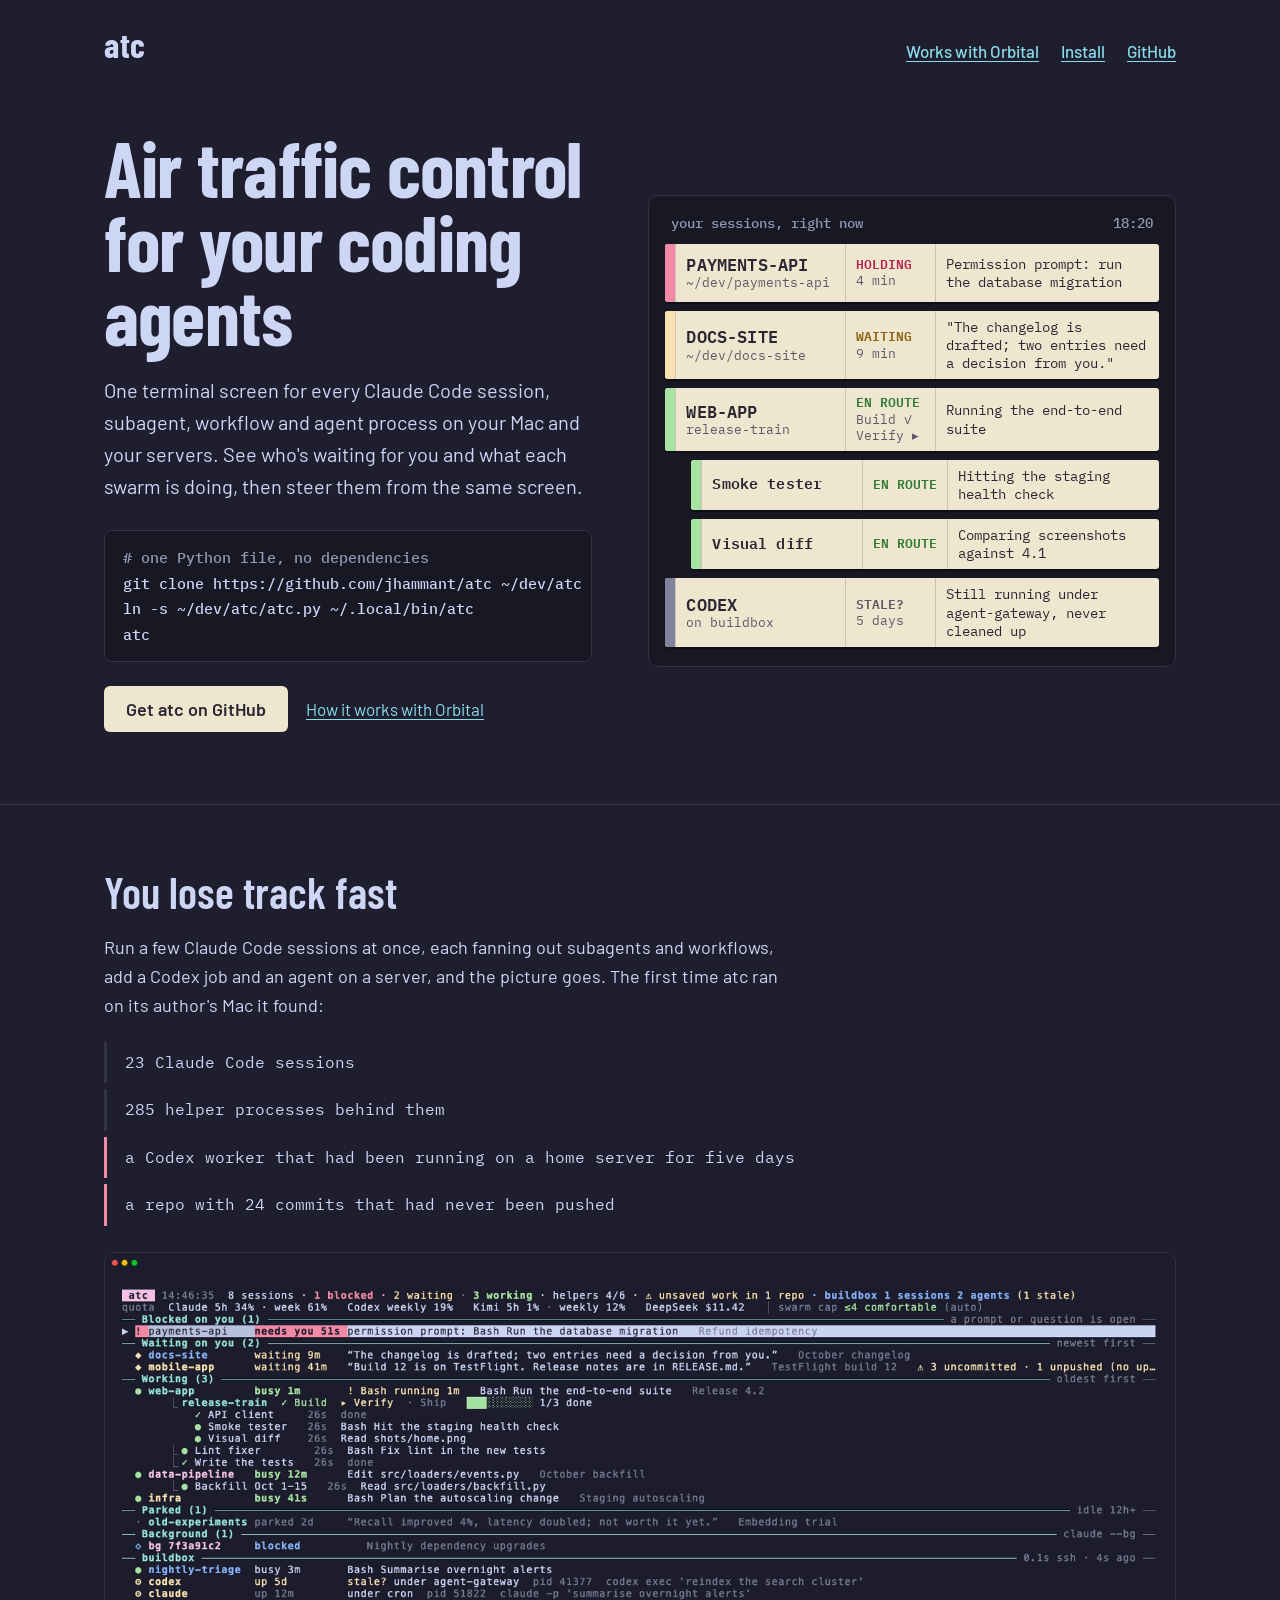
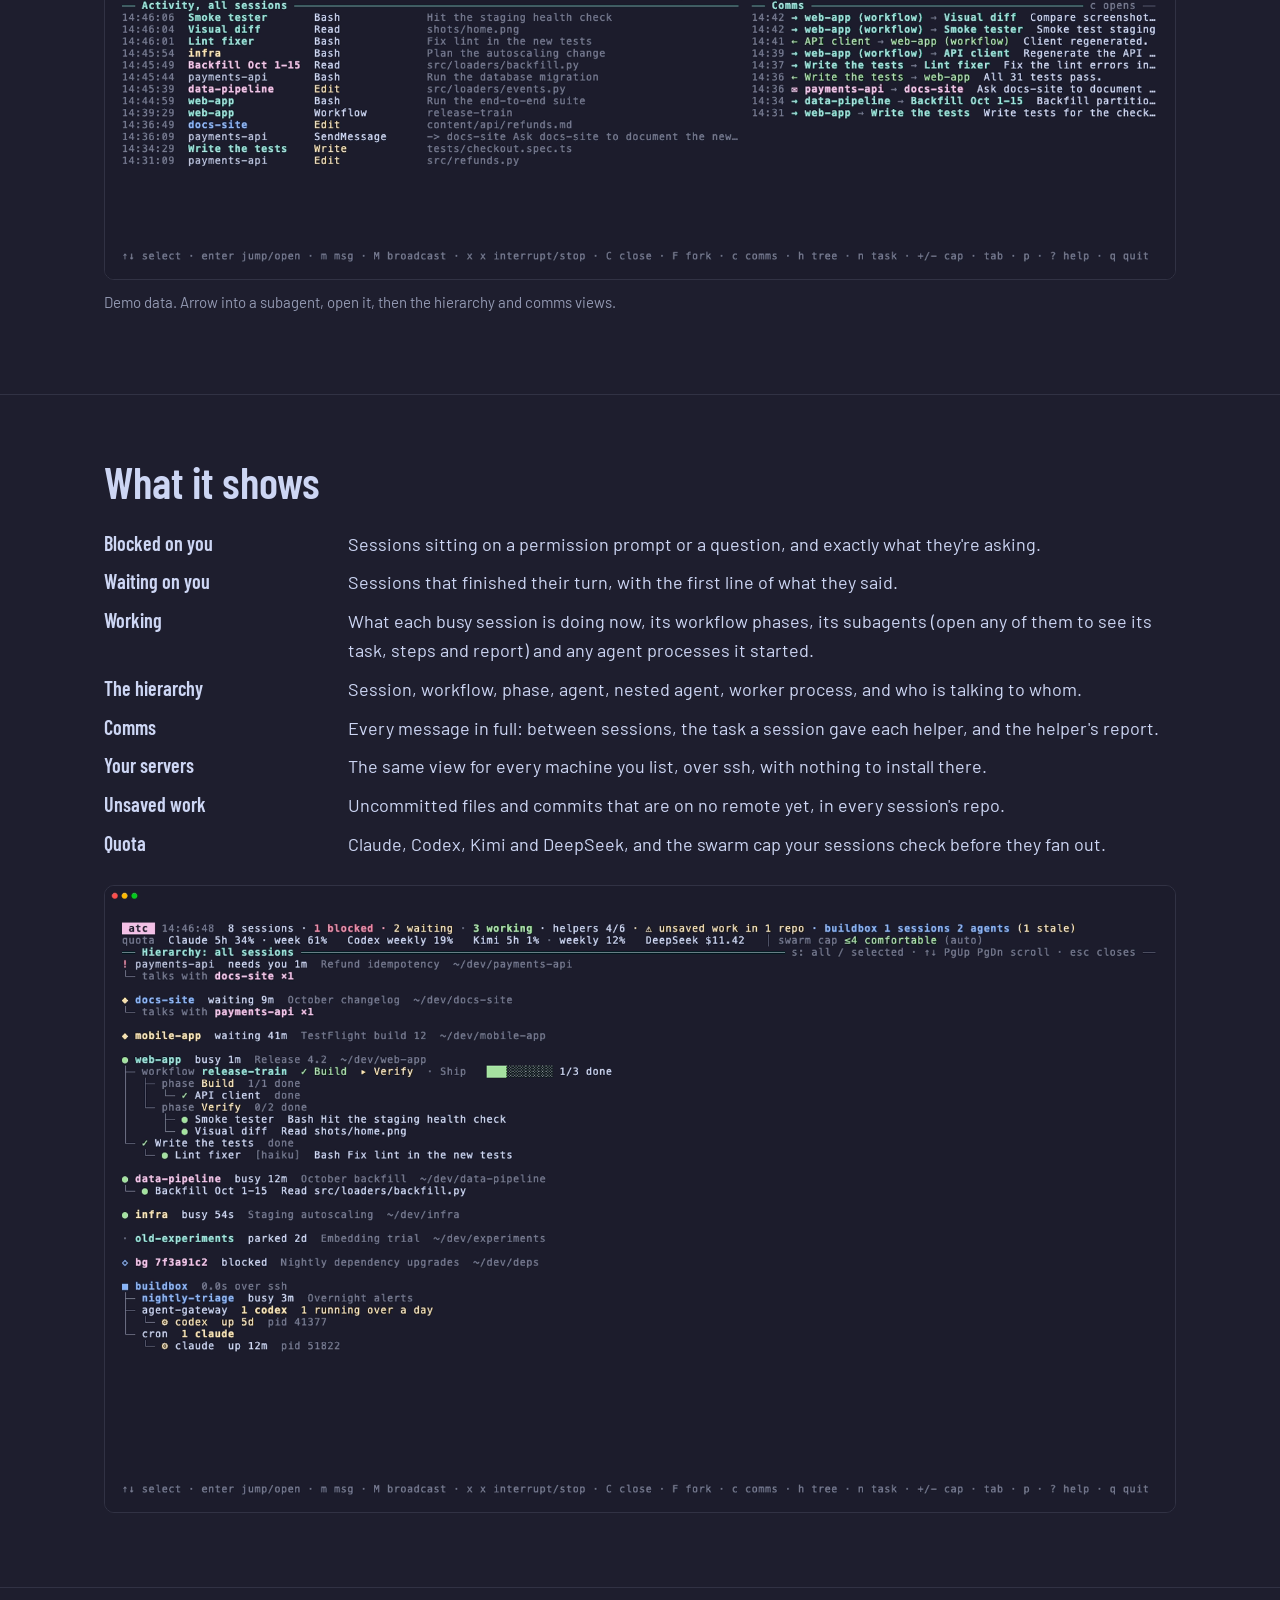
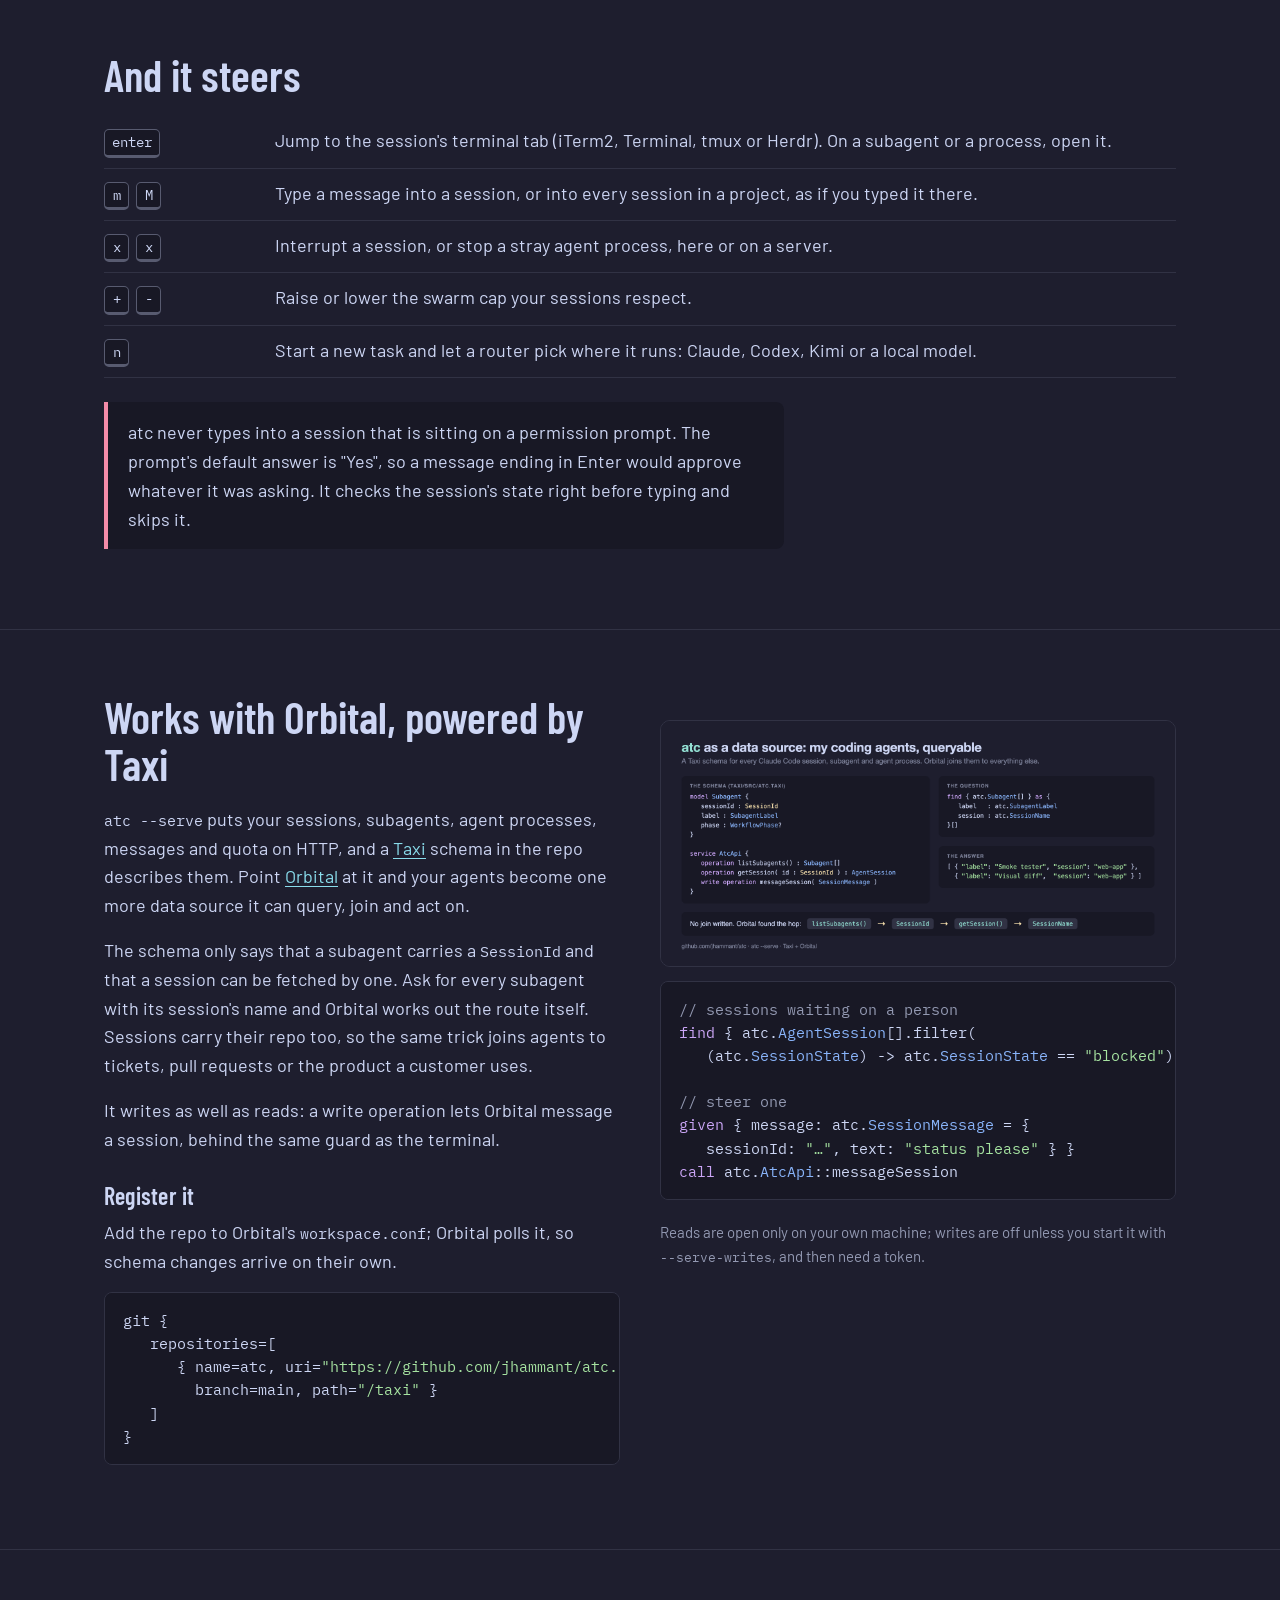
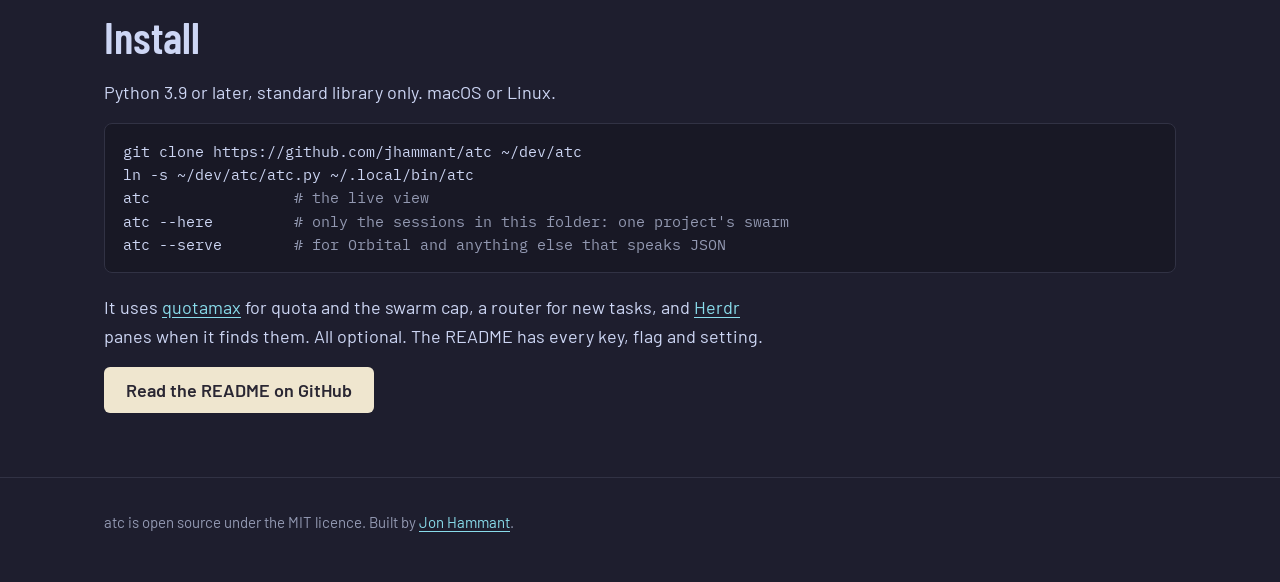
<file: docs/index.html>
<!doctype html>
<html lang="en">
<head>
<meta charset="utf-8">
<meta name="viewport" content="width=device-width, initial-scale=1">
<title>atc: air traffic control for your coding agents</title>
<meta name="description" content="One terminal screen for every Claude Code session, subagent, workflow and agent process on your Mac and your servers, with the levers to steer them. Works with Orbital through Taxi.">
<meta property="og:title" content="atc: air traffic control for your coding agents">
<meta property="og:description" content="See every coding agent you're running, who's waiting for you, and what the swarm under each session is doing. Then steer them.">
<meta property="og:image" content="https://jhammant.github.io/atc/atc-main.png">
<meta name="twitter:card" content="summary_large_image">
<link rel="preconnect" href="https://fonts.googleapis.com">
<link rel="preconnect" href="https://fonts.gstatic.com" crossorigin>
<link href="https://fonts.googleapis.com/css2?family=Barlow+Condensed:wght@500;600;700&family=Barlow:wght@400;500;600&family=IBM+Plex+Mono:wght@400;500;600&display=swap" rel="stylesheet">
<style>
  :root {
    --console: #1e1e2e;     /* matches the screenshots */
    --console-deep: #181825;
    --rail: #313244;
    --ink-light: #cdd6f4;
    --ink-dim: #9399b2;
    --paper: #efe6cf;       /* flight strip buff */
    --paper-ink: #2a2733;
    --hold: #f38ba8;        /* blocked: holding */
    --wait: #f9e2af;        /* waiting on you */
    --route: #a6e3a1;       /* working: en route */
    --stand: #7f849c;       /* parked */
    --link: #89dceb;
    --display: "Barlow Condensed", "Arial Narrow", sans-serif;
    --body: "Barlow", system-ui, sans-serif;
    --mono: "IBM Plex Mono", Menlo, monospace;
  }
  * { box-sizing: border-box; }
  html { -webkit-text-size-adjust: 100%; }
  body { margin: 0; background: var(--console); color: var(--ink-light); font: 400 18px/1.6 var(--body); }
  a { color: var(--link); text-underline-offset: 3px; }
  a:focus-visible, .button:focus-visible { outline: 3px solid var(--wait); outline-offset: 3px; border-radius: 4px; }
  code, pre, kbd { font-family: var(--mono); }
  img, video { max-width: 100%; height: auto; display: block; }
  p code, .caption code { font-size: 0.86em; }

  .wrap { max-width: 1120px; margin: 0 auto; padding: 0 24px; }
  .prose { max-width: 68ch; }

  /* masthead */
  .mast { display: flex; justify-content: space-between; align-items: baseline; padding: 28px 0 0; }
  .wordmark { font: 700 34px/1 var(--display); letter-spacing: 0.02em; color: var(--ink-light); text-decoration: none; }
  .mast nav a { font: 500 17px var(--body); margin-left: 22px; }

  /* hero: copy on the left, the strip rack on the right */
  .hero { display: grid; grid-template-columns: minmax(0, 1fr) minmax(0, 1.08fr); gap: 56px; align-items: center; padding: 64px 0 72px; }
  h1 { font: 700 clamp(46px, 6.4vw, 78px)/0.95 var(--display); margin: 0 0 22px; letter-spacing: -0.01em; }
  .lede { font-size: 20px; color: var(--ink-light); margin: 0 0 28px; max-width: 34em; }
  .install { background: var(--console-deep); border: 1px solid var(--rail); border-radius: 8px; padding: 14px 18px; font: 500 15px/1.7 var(--mono); color: var(--ink-light); overflow-x: auto; white-space: pre; margin: 0 0 24px; }
  .install .c { color: var(--ink-dim); }
  .button { display: inline-block; background: var(--paper); color: var(--paper-ink); font: 600 18px var(--body); padding: 12px 22px; border-radius: 6px; text-decoration: none; }
  .button + .quiet { margin-left: 18px; font-size: 17px; }

  /* the flight strip rack */
  .rack { background: var(--console-deep); border: 1px solid var(--rail); border-radius: 10px; padding: 18px 16px 10px; }
  .rack-head { display: flex; justify-content: space-between; font: 500 14px var(--mono); color: var(--ink-dim); padding: 0 6px 12px; }
  .strip { display: grid; grid-template-columns: 10px 1.4fr 0.75fr 1.85fr; align-items: stretch; background: var(--paper); color: var(--paper-ink);
           border-radius: 3px; margin: 0 0 9px; min-height: 58px; box-shadow: 0 2px 0 rgba(0,0,0,0.35); font-family: var(--mono); overflow: hidden; }
  .strip > div { padding: 7px 10px; border-left: 1px solid rgba(42,39,51,0.18); display: flex; flex-direction: column; justify-content: center; }
  .strip .edge { padding: 0; border: 0; }
  .strip .call { font: 600 17px/1.15 var(--mono); letter-spacing: 0.01em; }
  .strip .sub { font-size: 12.5px; color: #5d5868; line-height: 1.3; }
  .strip .state { font: 600 13px/1.2 var(--mono); }
  .strip .doing { font-size: 13.5px; line-height: 1.35; }
  .hold .edge { background: var(--hold); } .wait .edge { background: var(--wait); }
  .route .edge { background: var(--route); } .stand .edge { background: var(--stand); }
  .hold .state { color: #b4234d; } .wait .state { color: #8a6412; } .route .state { color: #2f7a35; } .stand .state { color: #5d5868; }
  .strip.helper { margin-left: 26px; min-height: 44px; }
  .strip.helper .call { font-size: 14.5px; }

  @media (prefers-reduced-motion: no-preference) {
    .strip { animation: slot 520ms cubic-bezier(.2,.7,.2,1) both; }
    .strip:nth-child(2) { animation-delay: 80ms; } .strip:nth-child(3) { animation-delay: 160ms; }
    .strip:nth-child(4) { animation-delay: 240ms; } .strip:nth-child(5) { animation-delay: 320ms; }
    .strip:nth-child(6) { animation-delay: 400ms; } .strip:nth-child(7) { animation-delay: 480ms; }
    @keyframes slot { from { transform: translateX(46px); opacity: 0; } to { transform: none; opacity: 1; } }
  }

  /* sections */
  section { padding: 64px 0; border-top: 1px solid var(--rail); }
  h2 { font: 600 clamp(32px, 4vw, 44px)/1.05 var(--display); margin: 0 0 18px; }
  h3 { font: 600 24px/1.2 var(--display); margin: 28px 0 8px; letter-spacing: 0.01em; }
  p { margin: 0 0 16px; }

  .frame { border: 1px solid var(--rail); border-radius: 10px; overflow: hidden; background: var(--console-deep); margin: 26px 0 10px; }
  .caption { color: var(--ink-dim); font-size: 15px; }

  .found { list-style: none; padding: 0; margin: 22px 0; font-family: var(--mono); font-size: 16px; }
  .found li { padding: 8px 0 8px 18px; border-left: 3px solid var(--rail); margin-bottom: 6px; }
  .found li.bad { border-left-color: var(--hold); }

  .shows { display: grid; grid-template-columns: 12em minmax(0, 1fr); gap: 10px 28px; margin: 24px 0; }
  .shows dt { font: 600 20px/1.35 var(--display); color: var(--ink-light); }
  .shows dd { margin: 0; color: var(--ink-light); }

  .keys { width: 100%; border-collapse: collapse; margin: 18px 0 24px; }
  .keys td { padding: 10px 12px 10px 0; vertical-align: top; border-bottom: 1px solid var(--rail); }
  .keys td:first-child { white-space: nowrap; width: 9.5em; }
  kbd { display: inline-block; min-width: 1.8em; text-align: center; padding: 1px 7px; margin-right: 3px; border: 1px solid #585b70;
        border-bottom-width: 3px; border-radius: 5px; background: var(--console-deep); font-size: 14px; color: var(--ink-light); }
  .guard { background: var(--console-deep); border-left: 4px solid var(--hold); padding: 16px 20px; border-radius: 0 8px 8px 0; max-width: 68ch; }

  .orbital { display: grid; grid-template-columns: minmax(0, 1fr) minmax(0, 1fr); gap: 40px; align-items: start; }
  pre.code { background: var(--console-deep); border: 1px solid var(--rail); border-radius: 8px; padding: 16px 18px; font-size: 14.5px; line-height: 1.6;
             overflow-x: auto; margin: 14px 0 20px; color: var(--ink-light); }
  .code .k { color: #cba6f7; } .code .t { color: #89b4fa; } .code .c { color: var(--ink-dim); } .code .s { color: var(--route); }

  footer { border-top: 1px solid var(--rail); padding: 32px 0 48px; color: var(--ink-dim); font-size: 15px; }

  @media (max-width: 880px) {
    .hero, .orbital { grid-template-columns: minmax(0, 1fr); gap: 36px; }
    .hero { padding-top: 40px; }
    .shows { grid-template-columns: minmax(0, 1fr); gap: 2px; }
    .shows dd { margin-bottom: 14px; }
  }
  @media (max-width: 520px) {
    body { font-size: 17px; }
    .wrap { padding: 0 16px; }
    .mast nav a:not(:last-child) { display: none; }
    .strip { grid-template-columns: 8px 1fr 1.6fr; }
    .strip .state-col { display: none; }
    .strip.helper { margin-left: 14px; }
    .keys td:first-child { width: auto; }
  }
</style>
</head>
<body>
<div class="wrap">
  <header class="mast">
    <a class="wordmark" href="#">atc</a>
    <nav><a href="#orbital">Works with Orbital</a><a href="#install">Install</a><a href="https://github.com/jhammant/atc">GitHub</a></nav>
  </header>

  <div class="hero">
    <div>
      <h1>Air traffic control for your coding agents</h1>
      <p class="lede">One terminal screen for every Claude Code session, subagent, workflow and agent process on your Mac and
        your servers. See who's waiting for you and what each swarm is doing, then steer them from the same screen.</p>
      <pre class="install"><span class="c"># one Python file, no dependencies</span>
git clone https://github.com/jhammant/atc ~/dev/atc
ln -s ~/dev/atc/atc.py ~/.local/bin/atc
atc</pre>
      <a class="button" href="https://github.com/jhammant/atc">Get atc on GitHub</a><a class="quiet" href="#orbital">How it works with Orbital</a>
    </div>

    <div class="rack" role="img" aria-label="Sessions shown as flight strips: payments-api is holding on a permission prompt, docs-site is waiting for a decision, web-app is running a release workflow with two helpers, and a Codex process on a build server has been running for five days.">
      <div class="rack-head"><span>your sessions, right now</span><span>18:20</span></div>
      <div class="strip hold"><div class="edge"></div><div><span class="call">PAYMENTS-API</span><span class="sub">~/dev/payments-api</span></div><div class="state-col"><span class="state">HOLDING</span><span class="sub">4 min</span></div><div><span class="doing">Permission prompt: run the database migration</span></div></div>
      <div class="strip wait"><div class="edge"></div><div><span class="call">DOCS-SITE</span><span class="sub">~/dev/docs-site</span></div><div class="state-col"><span class="state">WAITING</span><span class="sub">9 min</span></div><div><span class="doing">"The changelog is drafted; two entries need a decision from you."</span></div></div>
      <div class="strip route"><div class="edge"></div><div><span class="call">WEB-APP</span><span class="sub">release-train</span></div><div class="state-col"><span class="state">EN ROUTE</span><span class="sub">Build ✓ Verify ▸</span></div><div><span class="doing">Running the end-to-end suite</span></div></div>
      <div class="strip route helper"><div class="edge"></div><div><span class="call">Smoke tester</span></div><div class="state-col"><span class="state">EN ROUTE</span></div><div><span class="doing">Hitting the staging health check</span></div></div>
      <div class="strip route helper"><div class="edge"></div><div><span class="call">Visual diff</span></div><div class="state-col"><span class="state">EN ROUTE</span></div><div><span class="doing">Comparing screenshots against 4.1</span></div></div>
      <div class="strip stand"><div class="edge"></div><div><span class="call">CODEX</span><span class="sub">on buildbox</span></div><div class="state-col"><span class="state">STALE?</span><span class="sub">5 days</span></div><div><span class="doing">Still running under agent-gateway, never cleaned up</span></div></div>
    </div>
  </div>
</div>

<section>
  <div class="wrap">
    <div class="prose">
      <h2>You lose track fast</h2>
      <p>Run a few Claude Code sessions at once, each fanning out subagents and workflows, add a Codex job and an agent on
        a server, and the picture goes. The first time atc ran on its author's Mac it found:</p>
    </div>
    <ul class="found">
      <li>23 Claude Code sessions</li>
      <li>285 helper processes behind them</li>
      <li class="bad">a Codex worker that had been running on a home server for five days</li>
      <li class="bad">a repo with 24 commits that had never been pushed</li>
    </ul>
    <div class="frame"><video src="atc-demo.mp4" poster="atc-main.png" width="1640" height="960" autoplay muted loop playsinline
      aria-label="atc running: blocked, waiting and working sessions; arrowing into a subagent, opening it, then the hierarchy and comms views"></video></div>
    <p class="caption">Demo data. Arrow into a subagent, open it, then the hierarchy and comms views.</p>
  </div>
</section>

<section>
  <div class="wrap">
    <h2>What it shows</h2>
    <dl class="shows">
      <dt>Blocked on you</dt><dd>Sessions sitting on a permission prompt or a question, and exactly what they're asking.</dd>
      <dt>Waiting on you</dt><dd>Sessions that finished their turn, with the first line of what they said.</dd>
      <dt>Working</dt><dd>What each busy session is doing now, its workflow phases, its subagents (open any of them to see its task, steps and report) and any agent processes it started.</dd>
      <dt>The hierarchy</dt><dd>Session, workflow, phase, agent, nested agent, worker process, and who is talking to whom.</dd>
      <dt>Comms</dt><dd>Every message in full: between sessions, the task a session gave each helper, and the helper's report.</dd>
      <dt>Your servers</dt><dd>The same view for every machine you list, over ssh, with nothing to install there.</dd>
      <dt>Unsaved work</dt><dd>Uncommitted files and commits that are on no remote yet, in every session's repo.</dd>
      <dt>Quota</dt><dd>Claude, Codex, Kimi and DeepSeek, and the swarm cap your sessions check before they fan out.</dd>
    </dl>
    <div class="frame"><img src="atc-tree.png" alt="The hierarchy view: sessions with their workflows, phases, agents and nested agents, and a server's agent processes grouped by what started them" width="1640" height="960" loading="lazy"></div>
  </div>
</section>

<section>
  <div class="wrap">
    <h2>And it steers</h2>
    <table class="keys">
      <tr><td><kbd>enter</kbd></td><td>Jump to the session's terminal tab (iTerm2, Terminal, tmux or Herdr). On a subagent or a process, open it.</td></tr>
      <tr><td><kbd>m</kbd> <kbd>M</kbd></td><td>Type a message into a session, or into every session in a project, as if you typed it there.</td></tr>
      <tr><td><kbd>x</kbd> <kbd>x</kbd></td><td>Interrupt a session, or stop a stray agent process, here or on a server.</td></tr>
      <tr><td><kbd>+</kbd> <kbd>-</kbd></td><td>Raise or lower the swarm cap your sessions respect.</td></tr>
      <tr><td><kbd>n</kbd></td><td>Start a new task and let a router pick where it runs: Claude, Codex, Kimi or a local model.</td></tr>
    </table>
    <p class="guard">atc never types into a session that is sitting on a permission prompt. The prompt's default answer is
      "Yes", so a message ending in Enter would approve whatever it was asking. It checks the session's state right before
      typing and skips it.</p>
  </div>
</section>

<section id="orbital">
  <div class="wrap orbital">
    <div>
      <h2>Works with Orbital, powered by Taxi</h2>
      <p><code>atc --serve</code> puts your sessions, subagents, agent processes, messages and quota on HTTP, and a
        <a href="https://taxilang.org">Taxi</a> schema in the repo describes them. Point
        <a href="https://orbitalhq.com">Orbital</a> at it and your agents become one more data source it can query, join
        and act on.</p>
      <p>The schema only says that a subagent carries a <code>SessionId</code> and that a session can be fetched by one.
        Ask for every subagent with its session's name and Orbital works out the route itself. Sessions carry their repo
        too, so the same trick joins agents to tickets, pull requests or the product a customer uses.</p>
      <p>It writes as well as reads: a write operation lets Orbital message a session, behind the same guard as the
        terminal.</p>
      <h3>Register it</h3>
      <p>Add the repo to Orbital's <code>workspace.conf</code>; Orbital polls it, so schema changes arrive on their own.</p>
<pre class="code">git {
   repositories=[
      { name=atc, uri=<span class="s">"https://github.com/jhammant/atc.git"</span>,
        branch=main, path=<span class="s">"/taxi"</span> }
   ]
}</pre>
    </div>
    <div>
      <div class="frame"><img src="atc-taxi.png" alt="The atc Taxi schema, a query for every subagent with its session's name, the answer, and the hop Orbital found: listSubagents, SessionId, getSession, SessionName" width="3200" height="1520" loading="lazy"></div>
<pre class="code"><span class="c">// sessions waiting on a person</span>
<span class="k">find</span> { atc.<span class="t">AgentSession</span>[].filter(
   (atc.<span class="t">SessionState</span>) -&gt; atc.<span class="t">SessionState</span> == <span class="s">"blocked"</span>) }

<span class="c">// steer one</span>
<span class="k">given</span> { message: atc.<span class="t">SessionMessage</span> = {
   sessionId: <span class="s">"…"</span>, text: <span class="s">"status please"</span> } }
<span class="k">call</span> atc.<span class="t">AtcApi</span>::messageSession</pre>
      <p class="caption">Reads are open only on your own machine; writes are off unless you start it with
        <code>--serve-writes</code>, and then need a token.</p>
    </div>
  </div>
</section>

<section id="install">
  <div class="wrap">
    <div class="prose">
      <h2>Install</h2>
      <p>Python 3.9 or later, standard library only. macOS or Linux.</p>
    </div>
<pre class="code">git clone https://github.com/jhammant/atc ~/dev/atc
ln -s ~/dev/atc/atc.py ~/.local/bin/atc
atc                <span class="c"># the live view</span>
atc --here         <span class="c"># only the sessions in this folder: one project's swarm</span>
atc --serve        <span class="c"># for Orbital and anything else that speaks JSON</span></pre>
    <div class="prose">
      <p>It uses <a href="https://github.com/jhammant/quotamax">quotamax</a> for quota and the swarm cap, a router for new
        tasks, and <a href="https://herdr.dev">Herdr</a> panes when it finds them. All optional. The README has every key,
        flag and setting.</p>
      <a class="button" href="https://github.com/jhammant/atc">Read the README on GitHub</a>
    </div>
  </div>
</section>

<footer>
  <div class="wrap">atc is open source under the MIT licence. Built by <a href="https://github.com/jhammant">Jon Hammant</a>.</div>
</footer>
</body>
</html>
</file>
